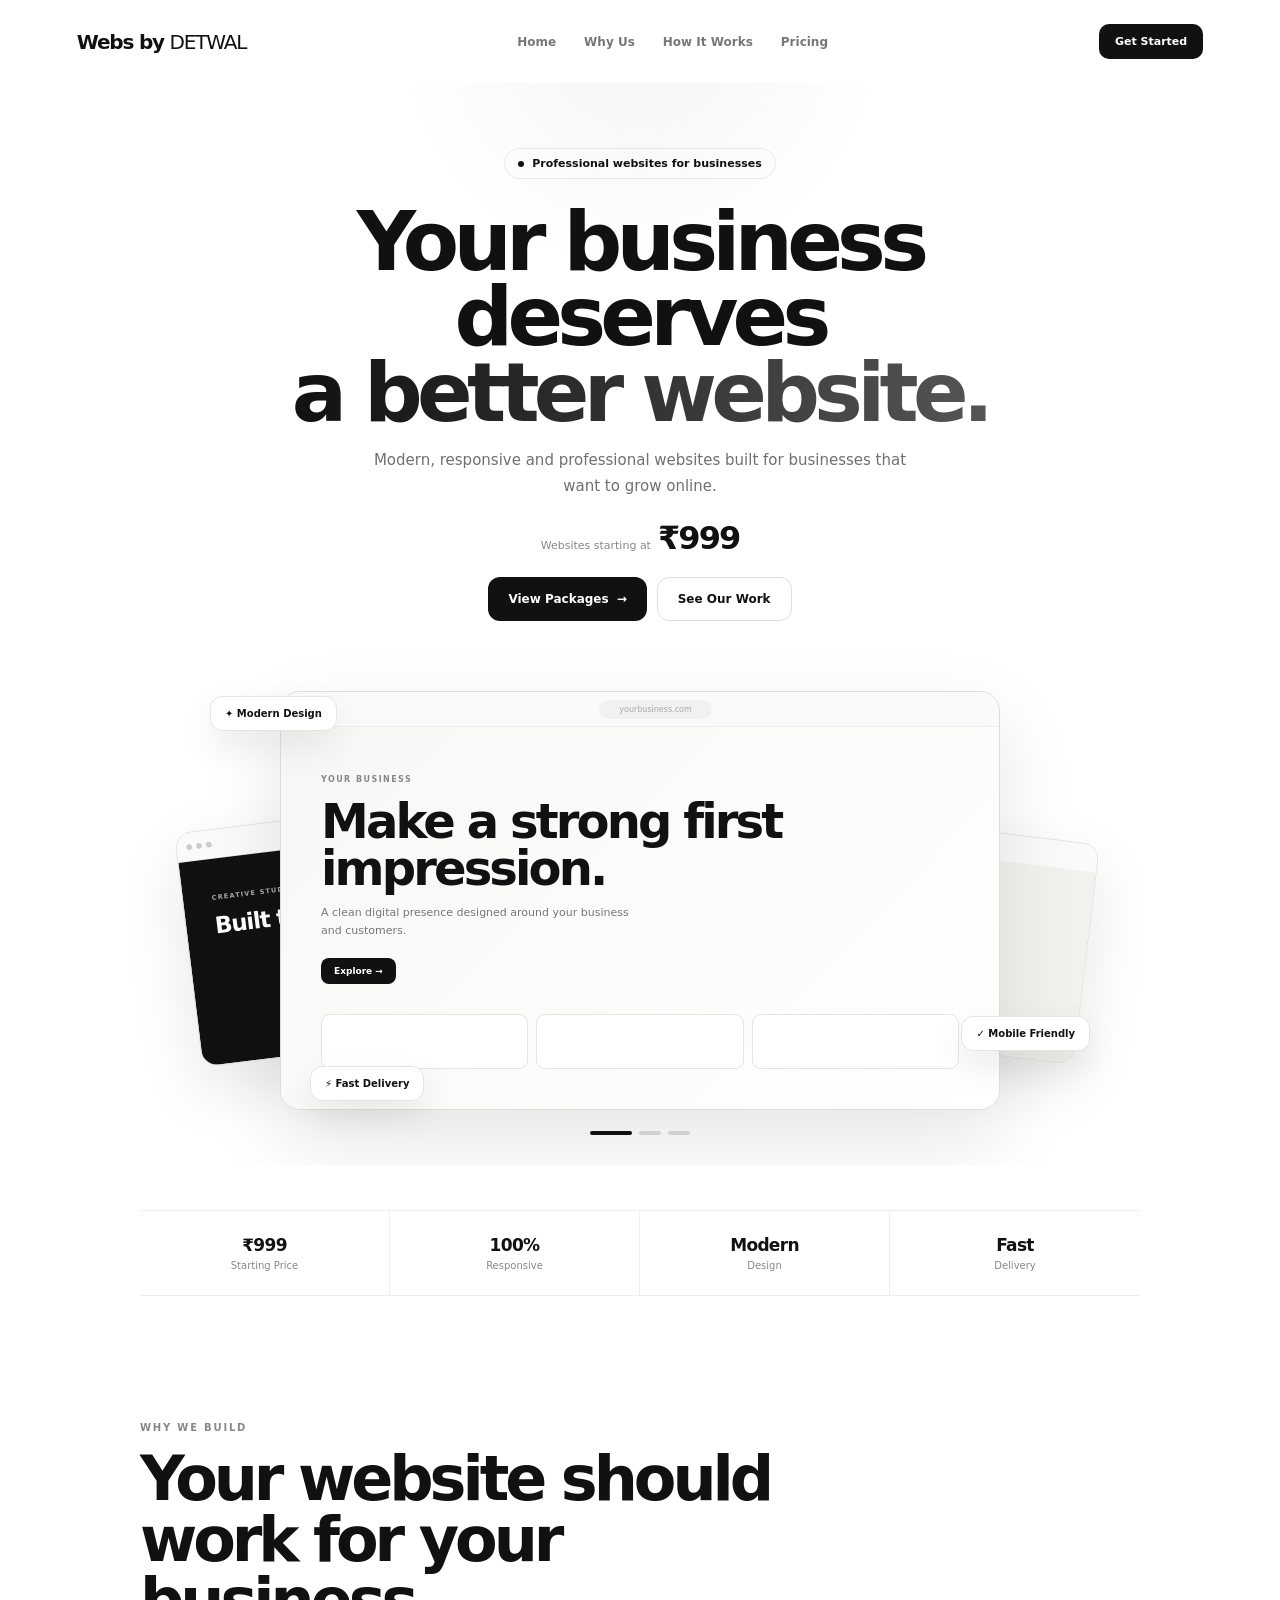
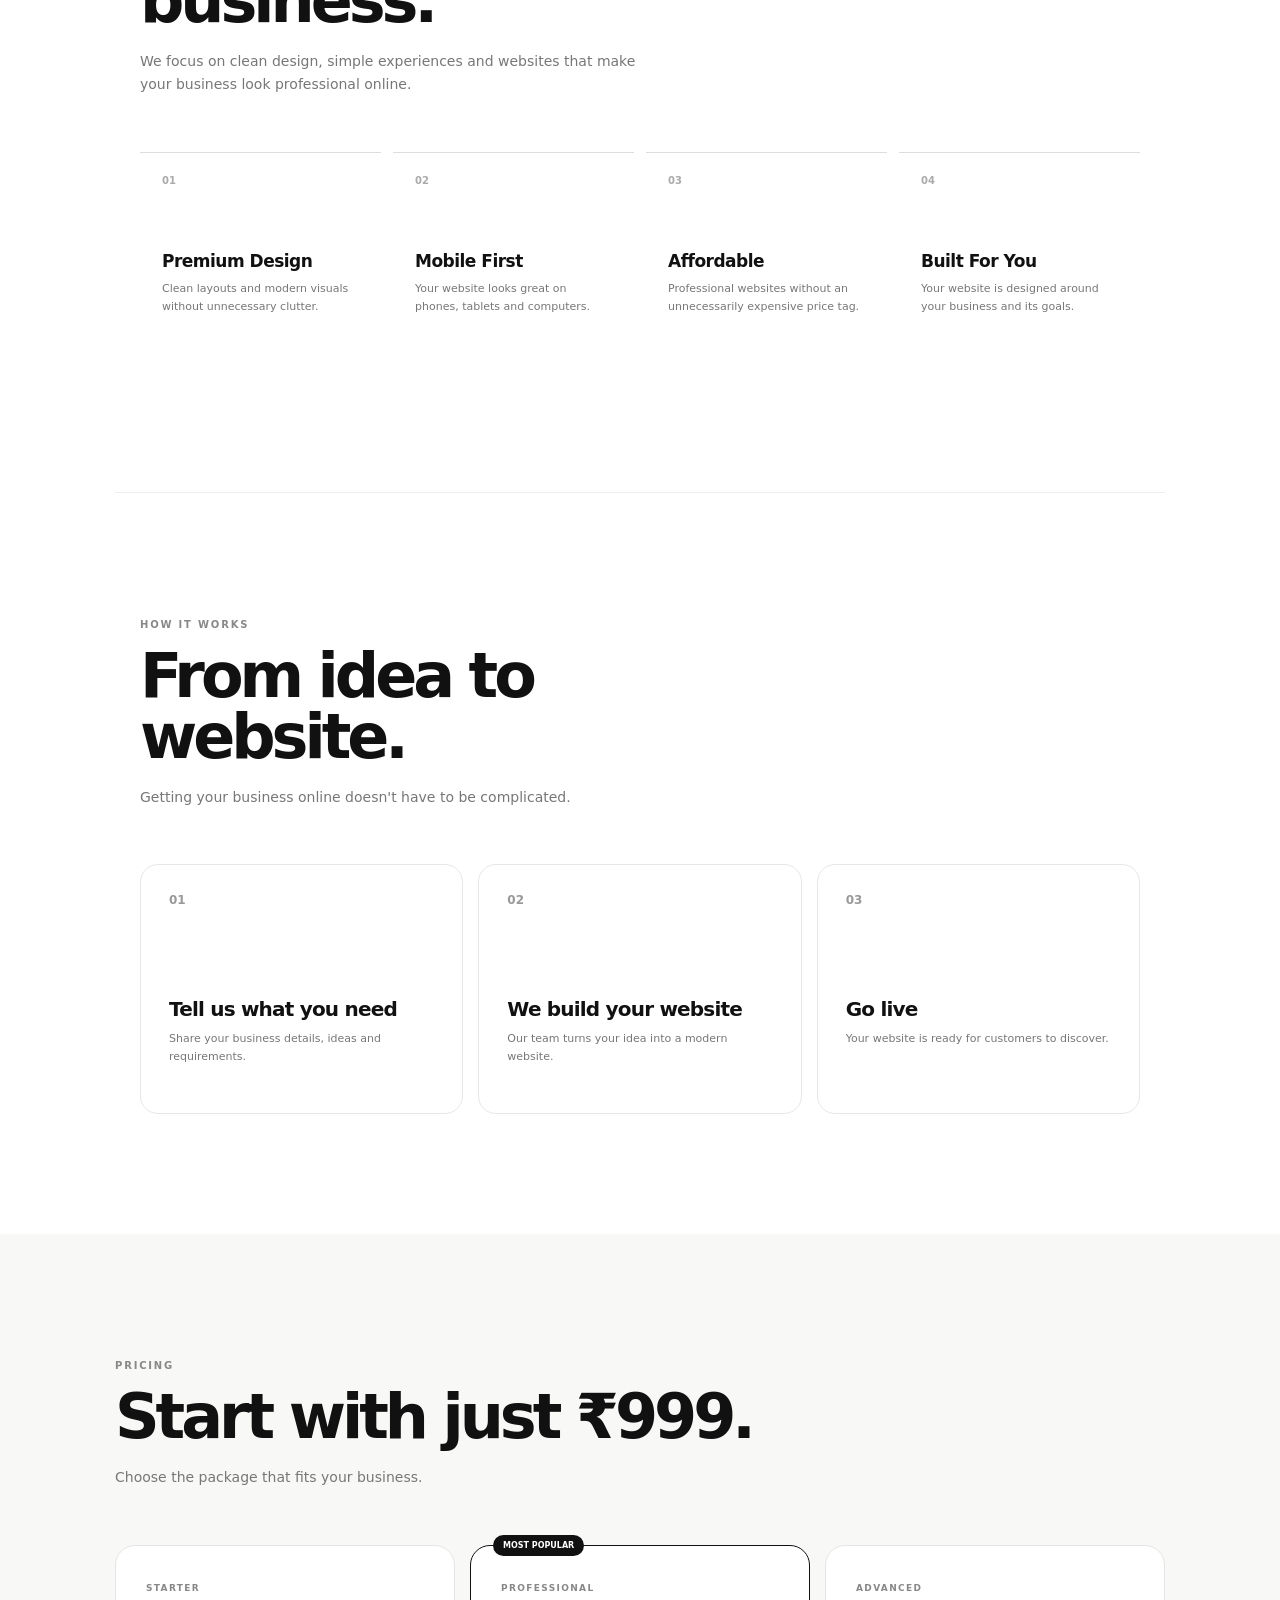
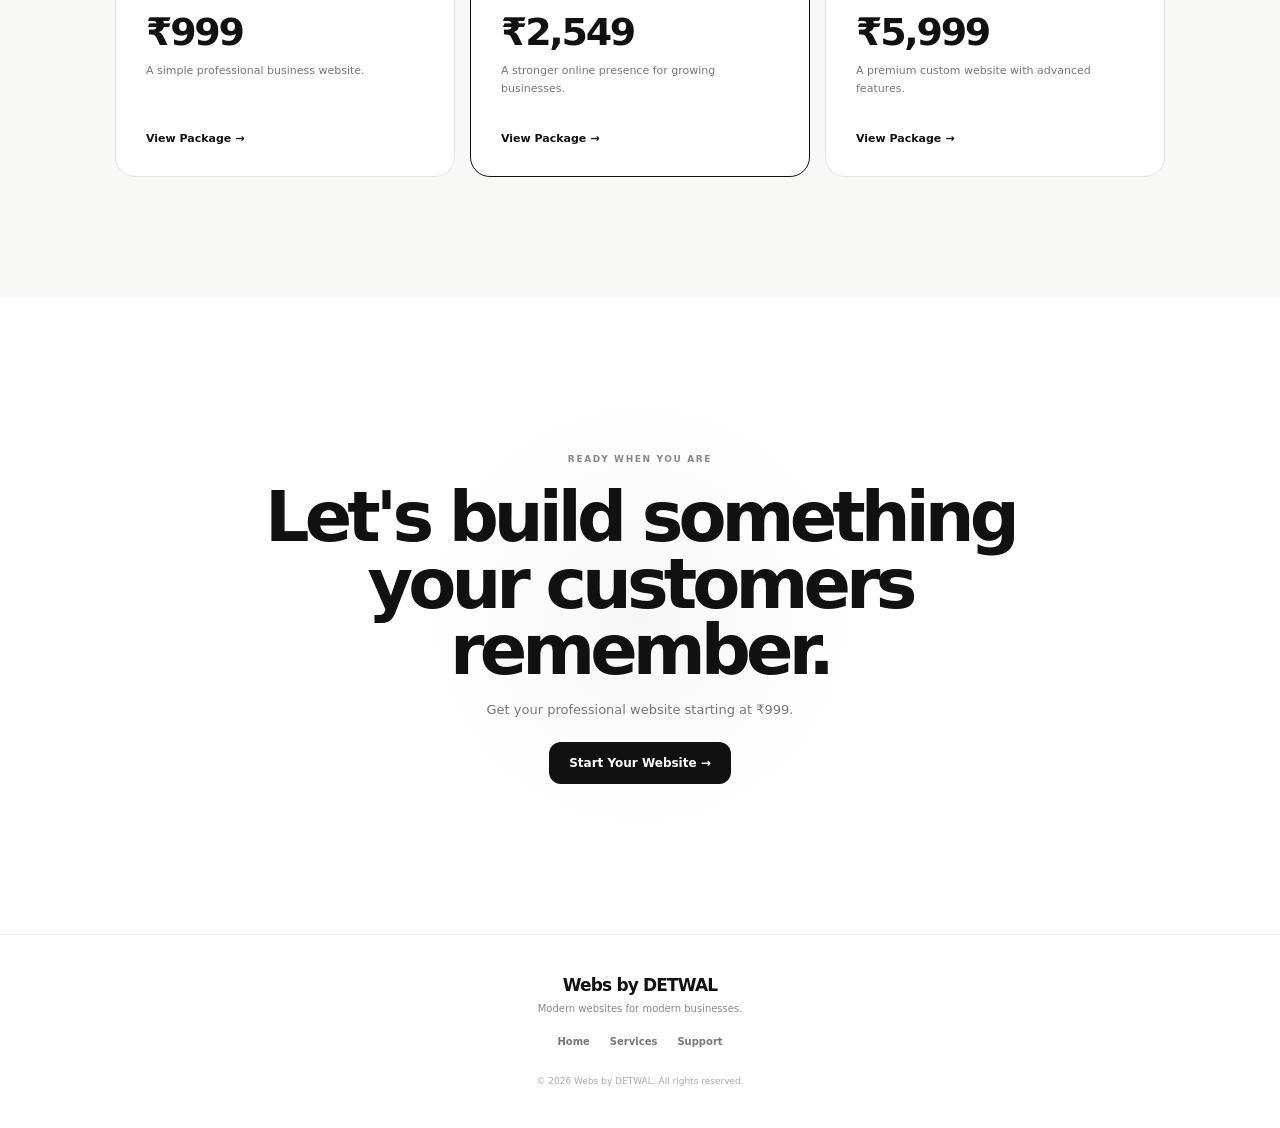
<file: index.html>
<!DOCTYPE html>
<html lang="en">
<head>
    <meta charset="UTF-8">
    <meta name="viewport" content="width=device-width, initial-scale=1.0">

    <meta
        name="description"
        content="Webs by DETWAL creates modern, responsive business websites starting at ₹999."
    >

    <title>Webs by DETWAL — Websites Starting at ₹999</title>

    <link rel="stylesheet" href="style.css">
</head>

<body>

<!-- ================= NAVBAR ================= -->

<header class="navbar">

    <a href="index.html" class="logo">
        Webs by <span>DETWAL</span>
    </a>

    <nav class="nav-links">
        <a href="#home">Home</a>
        <a href="#why-us">Why Us</a>
        <a href="#process">How It Works</a>
        <a href="#pricing">Pricing</a>
    </nav>

    <a href="#start" class="nav-button">
        Get Started
    </a>

</header>


<!-- ================= HERO ================= -->

<main>

<section id="home" class="hero">

    <div class="hero-badge">
        <span class="status-dot"></span>
        Professional websites for businesses
    </div>

    <h1>
        Your business deserves
        <span>a better website.</span>
    </h1>

    <p class="hero-text">
        Modern, responsive and professional websites
        built for businesses that want to grow online.
    </p>

    <div class="hero-price">

        <span class="price-label">
            Websites starting at
        </span>

        <strong>₹999</strong>

    </div>

    <div class="hero-buttons">

        <a href="#pricing" class="primary-button">
            View Packages
            <span>→</span>
        </a>

        <a href="#showcase" class="secondary-button">
            See Our Work
        </a>

    </div>


    <!-- WEBSITE SHOWCASE -->

    <div id="showcase" class="website-showcase">

        <div class="floating-card floating-one">
            ✦ Modern Design
        </div>

        <div class="floating-card floating-two">
            ✓ Mobile Friendly
        </div>

        <div class="floating-card floating-three">
            ⚡ Fast Delivery
        </div>


        <!-- MAIN WEBSITE -->

        <div class="website-preview preview-main">

            <div class="browser-bar">

                <div class="browser-dots">
                    <i></i>
                    <i></i>
                    <i></i>
                </div>

                <div class="browser-address">
                    yourbusiness.com
                </div>

            </div>


            <div class="preview-content">

                <span class="preview-label">
                    YOUR BUSINESS
                </span>

                <h2>
                    Make a strong
                    first impression.
                </h2>

                <p>
                    A clean digital presence designed
                    around your business and customers.
                </p>

                <div class="preview-button">
                    Explore →
                </div>

                <div class="preview-cards">

                    <div></div>
                    <div></div>
                    <div></div>

                </div>

            </div>

        </div>


        <!-- LEFT WEBSITE -->

        <div class="website-preview preview-left">

            <div class="browser-bar">

                <div class="browser-dots">
                    <i></i>
                    <i></i>
                    <i></i>
                </div>

            </div>

            <div class="preview-dark">

                <span>
                    CREATIVE STUDIO
                </span>

                <h2>
                    Built to stand out.
                </h2>

            </div>

        </div>


        <!-- RIGHT WEBSITE -->

        <div class="website-preview preview-right">

            <div class="browser-bar">

                <div class="browser-dots">
                    <i></i>
                    <i></i>
                    <i></i>
                </div>

            </div>

            <div class="preview-light">

                <span>
                    LOCAL BUSINESS
                </span>

                <h2>
                    Simple.
                    Professional.
                </h2>

            </div>

        </div>

    </div>


    <!-- SLIDER INDICATOR -->

    <div class="slider-indicator">

        <span class="indicator active"></span>
        <span class="indicator"></span>
        <span class="indicator"></span>

    </div>

</section>


<!-- ================= TRUST STRIP ================= -->

<section class="trust-strip">

    <div>
        <strong>₹999</strong>
        <span>Starting Price</span>
    </div>

    <div>
        <strong>100%</strong>
        <span>Responsive</span>
    </div>

    <div>
        <strong>Modern</strong>
        <span>Design</span>
    </div>

    <div>
        <strong>Fast</strong>
        <span>Delivery</span>
    </div>

</section>


<!-- ================= WHY US ================= -->

<section id="why-us" class="section">

    <div class="section-heading">

        <span>WHY WE BUILD</span>

        <h2>
            Your website should
            work for your business.
        </h2>

        <p>
            We focus on clean design, simple experiences
            and websites that make your business look
            professional online.
        </p>

    </div>


    <div class="feature-grid">

        <article class="feature-card">

            <div class="feature-number">
                01
            </div>

            <h3>
                Premium Design
            </h3>

            <p>
                Clean layouts and modern visuals
                without unnecessary clutter.
            </p>

        </article>


        <article class="feature-card">

            <div class="feature-number">
                02
            </div>

            <h3>
                Mobile First
            </h3>

            <p>
                Your website looks great on phones,
                tablets and computers.
            </p>

        </article>


        <article class="feature-card">

            <div class="feature-number">
                03
            </div>

            <h3>
                Affordable
            </h3>

            <p>
                Professional websites without
                an unnecessarily expensive price tag.
            </p>

        </article>


        <article class="feature-card">

            <div class="feature-number">
                04
            </div>

            <h3>
                Built For You
            </h3>

            <p>
                Your website is designed around
                your business and its goals.
            </p>

        </article>

    </div>

</section>


<!-- ================= HOW IT WORKS ================= -->

<section id="process" class="section process-section">

    <div class="section-heading">

        <span>HOW IT WORKS</span>

        <h2>
            From idea to website.
        </h2>

        <p>
            Getting your business online doesn't
            have to be complicated.
        </p>

    </div>


    <div class="process-grid">

        <article class="process-card">

            <div class="process-number">
                01
            </div>

            <h3>
                Tell us what you need
            </h3>

            <p>
                Share your business details,
                ideas and requirements.
            </p>

        </article>


        <article class="process-card">

            <div class="process-number">
                02
            </div>

            <h3>
                We build your website
            </h3>

            <p>
                Our team turns your idea into
                a modern website.
            </p>

        </article>


        <article class="process-card">

            <div class="process-number">
                03
            </div>

            <h3>
                Go live
            </h3>

            <p>
                Your website is ready for
                customers to discover.
            </p>

        </article>

    </div>

</section>


<!-- ================= PRICING ================= -->

<section id="pricing" class="pricing-section">

    <div class="section-heading">

        <span>PRICING</span>

        <h2>
            Start with just ₹999.
        </h2>

        <p>
            Choose the package that fits
            your business.
        </p>

    </div>


    <div class="pricing-preview">

        <article class="price-card">

            <span>
                STARTER
            </span>

            <h3>
                ₹999
            </h3>

            <p>
                A simple professional
                business website.
            </p>

            <a href="services.html">
                View Package →
            </a>

        </article>


        <article class="price-card featured">

            <div class="popular">
                MOST POPULAR
            </div>

            <span>
                PROFESSIONAL
            </span>

            <h3>
                ₹2,549
            </h3>

            <p>
                A stronger online presence
                for growing businesses.
            </p>

            <a href="services.html">
                View Package →
            </a>

        </article>


        <article class="price-card">

            <span>
                ADVANCED
            </span>

            <h3>
                ₹5,999
            </h3>

            <p>
                A premium custom website
                with advanced features.
            </p>

            <a href="services.html">
                View Package →
            </a>

        </article>

    </div>

</section>


<!-- ================= FINAL CTA ================= -->

<section id="start" class="final-cta">

    <span>
        READY WHEN YOU ARE
    </span>

    <h2>
        Let's build something
        your customers remember.
    </h2>

    <p>
        Get your professional website
        starting at ₹999.
    </p>

    <a href="support.html" class="primary-button">
        Start Your Website →
    </a>

</section>

</main>


<!-- ================= FOOTER ================= -->

<footer>

    <div class="footer-logo">
        Webs by DETWAL
    </div>

    <p>
        Modern websites for modern businesses.
    </p>

    <div class="footer-links">

        <a href="#home">Home</a>
        <a href="services.html">Services</a>
        <a href="support.html">Support</a>

    </div>

    <small>
        © 2026 Webs by DETWAL. All rights reserved.
    </small>

</footer>


<script src="script.js"></script>

</body>
</html>
</file>
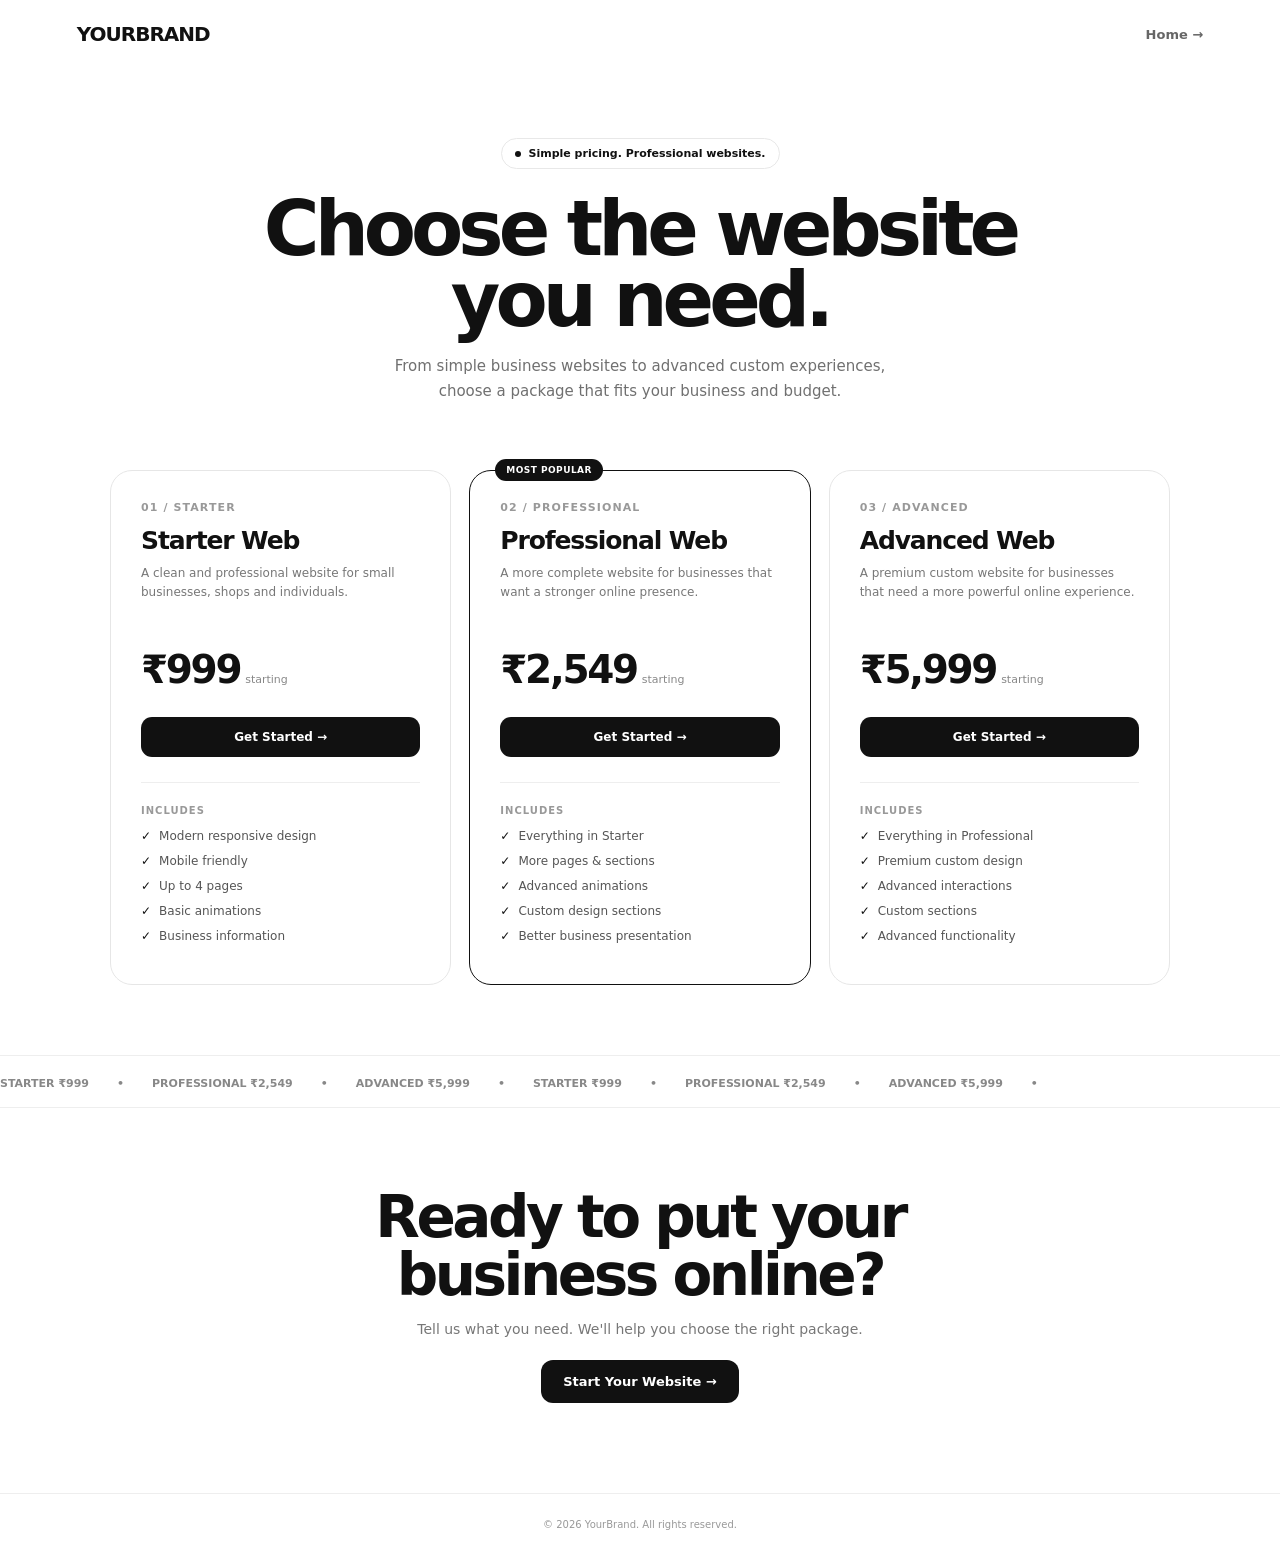
<file: services.html>
<!DOCTYPE html>
<html lang="en">
<head>
<meta charset="UTF-8">
<meta name="viewport" content="width=device-width, initial-scale=1.0">
<meta name="description" content="Affordable professional website packages starting at ₹999.">
<title>Services | Website Development</title>

<style>
*{
  margin:0;
  padding:0;
  box-sizing:border-box;
}

html{
  scroll-behavior:smooth;
}

body{
  font-family:Inter,ui-sans-serif,system-ui,-apple-system,BlinkMacSystemFont,"Segoe UI",sans-serif;
  background:#fff;
  color:#111;
  overflow-x:hidden;
}

a{
  text-decoration:none;
  color:inherit;
}

/* NAVBAR */

nav{
  width:100%;
  padding:22px 6%;
  display:flex;
  align-items:center;
  justify-content:space-between;
  position:relative;
  z-index:20;
  animation:fadeDown .7s ease;
}

.logo{
  font-size:20px;
  font-weight:900;
  letter-spacing:-.05em;
}

.nav-link{
  font-size:13px;
  font-weight:700;
  color:#666;
  transition:.25s;
}

.nav-link:hover{
  color:#111;
}

/* HERO */

.hero{
  text-align:center;
  padding:70px 20px 45px;
}

.badge{
  display:inline-flex;
  align-items:center;
  gap:8px;
  padding:8px 13px;
  border:1px solid #e8e8e8;
  border-radius:999px;
  font-size:11px;
  font-weight:800;
  animation:fadeUp .7s ease;
}

.badge span{
  width:6px;
  height:6px;
  border-radius:50%;
  background:#111;
  animation:pulse 1.5s infinite;
}

.hero h1{
  font-size:clamp(45px,9vw,76px);
  line-height:.94;
  letter-spacing:-.065em;
  max-width:800px;
  margin:24px auto 18px;
  animation:fadeUp .8s .1s both;
}

.hero h1 span{
  display:inline-block;
  animation:float 3s ease-in-out infinite;
}

.hero p{
  max-width:540px;
  margin:auto;
  color:#707070;
  font-size:15px;
  line-height:1.7;
  animation:fadeUp .8s .2s both;
}

/* PRICING */

.pricing{
  max-width:1100px;
  margin:20px auto 70px;
  padding:0 20px;
  display:grid;
  grid-template-columns:repeat(3,1fr);
  gap:18px;
}

.card{
  position:relative;
  border:1px solid #e6e6e6;
  border-radius:22px;
  padding:30px;
  background:#fff;
  transition:.4s ease;
  animation:fadeUp .8s both;
}

.card:nth-child(1){
  animation-delay:.15s;
}

.card:nth-child(2){
  animation-delay:.25s;
}

.card:nth-child(3){
  animation-delay:.35s;
}

.card:hover{
  transform:translateY(-10px);
  box-shadow:0 25px 55px rgba(0,0,0,.09);
}

.card.popular{
  border:1.5px solid #111;
  transform:translateY(-8px);
}

.card.popular:hover{
  transform:translateY(-16px);
}

.popular-badge{
  position:absolute;
  top:-12px;
  left:25px;
  background:#111;
  color:#fff;
  padding:6px 11px;
  border-radius:999px;
  font-size:9px;
  font-weight:900;
  letter-spacing:.05em;
}

.card-number{
  font-size:11px;
  color:#999;
  font-weight:800;
  letter-spacing:.1em;
  text-transform:uppercase;
}

.card h2{
  font-size:25px;
  letter-spacing:-.045em;
  margin-top:12px;
}

.card-description{
  color:#777;
  font-size:12px;
  line-height:1.6;
  margin-top:9px;
  min-height:58px;
}

.price{
  margin:25px 0;
  display:flex;
  align-items:baseline;
  gap:5px;
}

.price strong{
  font-size:39px;
  letter-spacing:-.06em;
}

.price small{
  color:#888;
  font-size:11px;
}

.card-button{
  display:block;
  width:100%;
  text-align:center;
  background:#111;
  color:#fff;
  padding:13px;
  border-radius:11px;
  font-size:12px;
  font-weight:800;
  transition:.3s;
}

.card-button:hover{
  transform:translateY(-2px);
  box-shadow:0 10px 25px #0002;
}

.features{
  margin-top:25px;
  padding-top:22px;
  border-top:1px solid #eee;
}

.features-title{
  font-size:10px;
  color:#999;
  font-weight:800;
  text-transform:uppercase;
  letter-spacing:.1em;
  margin-bottom:13px;
}

.features li{
  list-style:none;
  display:flex;
  gap:8px;
  font-size:12px;
  color:#555;
  margin:11px 0;
}

.features li::before{
  content:"✓";
  color:#111;
  font-weight:900;
}

/* MOVING STRIP */

.marquee{
  border-top:1px solid #eee;
  border-bottom:1px solid #eee;
  overflow:hidden;
  white-space:nowrap;
  padding:16px 0;
}

.track{
  display:inline-flex;
  align-items:center;
  gap:28px;
  animation:scroll 14s linear infinite;
}

.track span{
  font-size:11px;
  font-weight:900;
  color:#888;
}

/* BOTTOM CTA */

.cta{
  text-align:center;
  padding:80px 20px 90px;
}

.cta h2{
  font-size:clamp(35px,7vw,58px);
  letter-spacing:-.06em;
  line-height:1;
  max-width:650px;
  margin:auto;
  animation:fadeUp .8s ease;
}

.cta p{
  color:#777;
  font-size:14px;
  margin:17px auto 23px;
}

.cta-button{
  display:inline-flex;
  background:#111;
  color:#fff;
  padding:14px 22px;
  border-radius:12px;
  font-size:13px;
  font-weight:800;
  transition:.3s;
}

.cta-button:hover{
  transform:translateY(-4px);
  box-shadow:0 15px 30px #0002;
}

footer{
  text-align:center;
  padding:25px;
  border-top:1px solid #eee;
  color:#999;
  font-size:10px;
}

/* ANIMATIONS */

@keyframes fadeUp{
  from{
    opacity:0;
    transform:translateY(25px);
  }
  to{
    opacity:1;
    transform:none;
  }
}

@keyframes fadeDown{
  from{
    opacity:0;
    transform:translateY(-15px);
  }
  to{
    opacity:1;
    transform:none;
  }
}

@keyframes pulse{
  50%{
    opacity:.3;
    transform:scale(.7);
  }
}

@keyframes float{
  0%,100%{
    transform:translateY(0);
  }
  50%{
    transform:translateY(-5px);
  }
}

@keyframes scroll{
  to{
    transform:translateX(-50%);
  }
}

/* MOBILE */

@media(max-width:800px){

  .pricing{
    grid-template-columns:1fr;
    max-width:500px;
  }

  .card.popular{
    transform:none;
  }

  .card.popular:hover{
    transform:translateY(-10px);
  }

  .hero{
    padding-top:45px;
  }
}

@media(prefers-reduced-motion:reduce){

  *{
    animation:none!important;
    transition:none!important;
  }
}
</style>
</head>

<body>

<!-- NAVIGATION -->

<nav>

  <div class="logo">
    YOURBRAND
  </div>

  <a class="nav-link" href="index.html">
    Home →
  </a>

</nav>


<!-- HERO -->

<section class="hero">

  <div class="badge">
    <span></span>
    Simple pricing. Professional websites.
  </div>

  <h1>
    Choose the website<br>
    <span>you need.</span>
  </h1>

  <p>
    From simple business websites to advanced custom experiences,
    choose a package that fits your business and budget.
  </p>

</section>


<!-- PRICING -->

<section class="pricing">


  <!-- ₹999 -->

  <article class="card">

    <div class="card-number">
      01 / Starter
    </div>

    <h2>
      Starter Web
    </h2>

    <p class="card-description">
      A clean and professional website for small businesses,
      shops and individuals.
    </p>

    <div class="price">
      <strong>₹999</strong>
      <small>starting</small>
    </div>

    <a href="support.html" class="card-button">
      Get Started →
    </a>

    <div class="features">

      <div class="features-title">
        Includes
      </div>

      <ul>
        <li>Modern responsive design</li>
        <li>Mobile friendly</li>
        <li>Up to 4 pages</li>
        <li>Basic animations</li>
        <li>Business information</li>
      </ul>

    </div>

  </article>


  <!-- ₹2549 -->

  <article class="card popular">

    <div class="popular-badge">
      MOST POPULAR
    </div>

    <div class="card-number">
      02 / Professional
    </div>

    <h2>
      Professional Web
    </h2>

    <p class="card-description">
      A more complete website for businesses that want
      a stronger online presence.
    </p>

    <div class="price">
      <strong>₹2,549</strong>
      <small>starting</small>
    </div>

    <a href="support.html" class="card-button">
      Get Started →
    </a>

    <div class="features">

      <div class="features-title">
        Includes
      </div>

      <ul>
        <li>Everything in Starter</li>
        <li>More pages & sections</li>
        <li>Advanced animations</li>
        <li>Custom design sections</li>
        <li>Better business presentation</li>
      </ul>

    </div>

  </article>


  <!-- ₹5999 -->

  <article class="card">

    <div class="card-number">
      03 / Advanced
    </div>

    <h2>
      Advanced Web
    </h2>

    <p class="card-description">
      A premium custom website for businesses that
      need a more powerful online experience.
    </p>

    <div class="price">
      <strong>₹5,999</strong>
      <small>starting</small>
    </div>

    <a href="support.html" class="card-button">
      Get Started →
    </a>

    <div class="features">

      <div class="features-title">
        Includes
      </div>

      <ul>
        <li>Everything in Professional</li>
        <li>Premium custom design</li>
        <li>Advanced interactions</li>
        <li>Custom sections</li>
        <li>Advanced functionality</li>
      </ul>

    </div>

  </article>

</section>


<!-- MOVING TEXT -->

<div class="marquee">

  <div class="track">

    <span>STARTER ₹999</span>
    <span>•</span>

    <span>PROFESSIONAL ₹2,549</span>
    <span>•</span>

    <span>ADVANCED ₹5,999</span>
    <span>•</span>

    <span>STARTER ₹999</span>
    <span>•</span>

    <span>PROFESSIONAL ₹2,549</span>
    <span>•</span>

    <span>ADVANCED ₹5,999</span>
    <span>•</span>

  </div>

</div>


<!-- CTA -->

<section class="cta">

  <h2>
    Ready to put your business online?
  </h2>

  <p>
    Tell us what you need. We'll help you choose the right package.
  </p>

  <a href="support.html" class="cta-button">
    Start Your Website →
  </a>

</section>


<footer>
  © 2026 YourBrand. All rights reserved.
</footer>


</body>
</html>
</file>
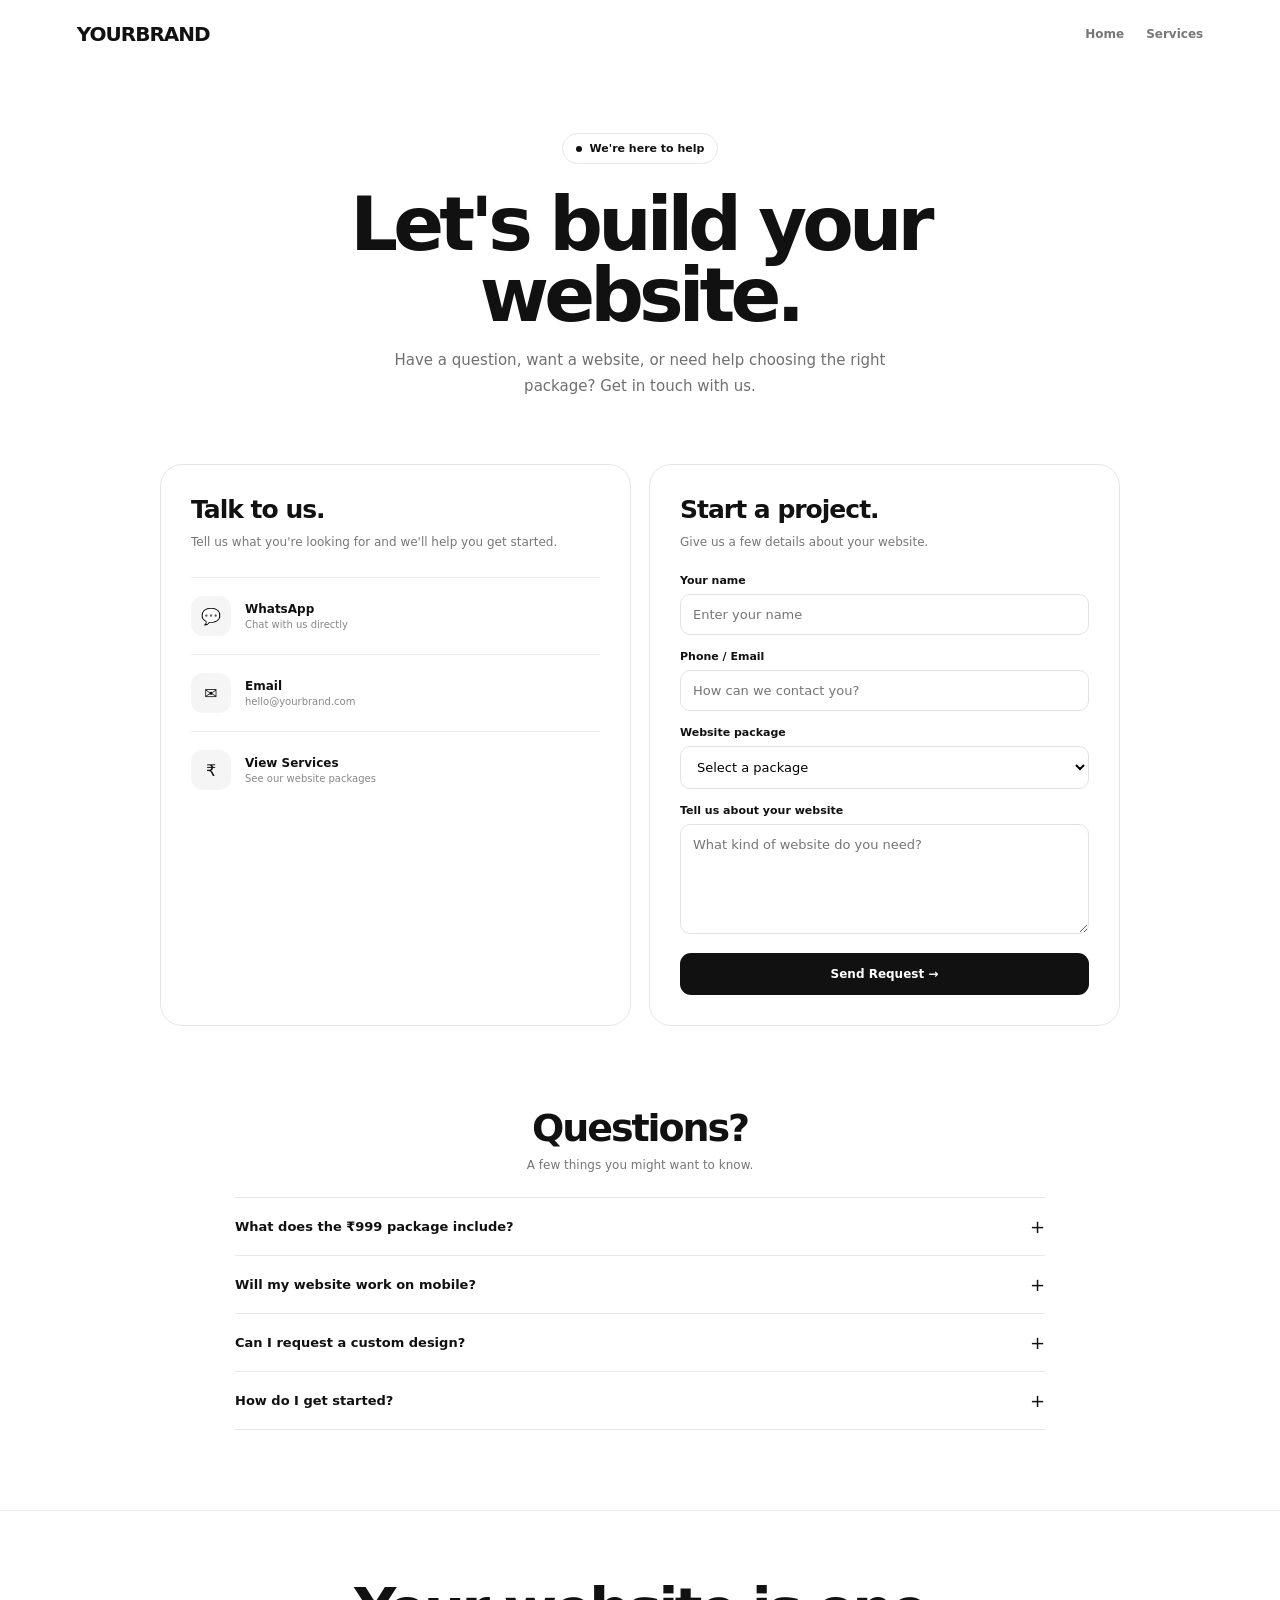
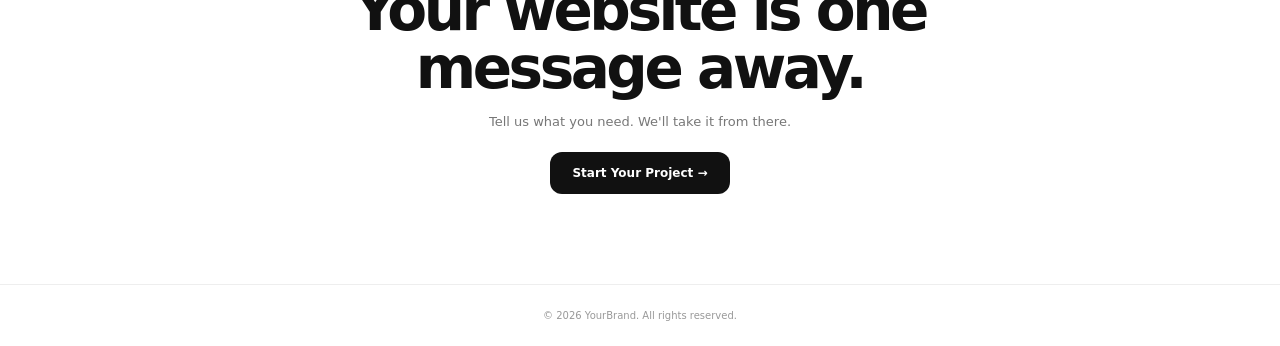
<file: support.html>
<!DOCTYPE html>
<html lang="en">
<head>
<meta charset="UTF-8">
<meta name="viewport" content="width=device-width, initial-scale=1.0">
<meta name="description" content="Contact us for professional websites starting at ₹999.">
<title>Support | YourBrand</title>

<style>
*{
  margin:0;
  padding:0;
  box-sizing:border-box;
}

html{
  scroll-behavior:smooth;
}

body{
  font-family:Inter,ui-sans-serif,system-ui,-apple-system,BlinkMacSystemFont,"Segoe UI",sans-serif;
  background:#fff;
  color:#111;
  overflow-x:hidden;
}

a{
  text-decoration:none;
  color:inherit;
}

/* NAVIGATION */

nav{
  padding:22px 6%;
  display:flex;
  justify-content:space-between;
  align-items:center;
  animation:fadeDown .7s ease;
}

.logo{
  font-size:20px;
  font-weight:900;
  letter-spacing:-.05em;
}

.nav-links{
  display:flex;
  gap:22px;
}

.nav-links a{
  font-size:12px;
  font-weight:700;
  color:#777;
  transition:.25s;
}

.nav-links a:hover{
  color:#111;
}


/* HERO */

.hero{
  text-align:center;
  padding:65px 20px 45px;
}

.badge{
  display:inline-flex;
  align-items:center;
  gap:8px;
  padding:8px 13px;
  border:1px solid #e7e7e7;
  border-radius:999px;
  font-size:11px;
  font-weight:800;
  animation:fadeUp .7s ease;
}

.badge span{
  width:6px;
  height:6px;
  border-radius:50%;
  background:#111;
  animation:pulse 1.5s infinite;
}

.hero h1{
  font-size:clamp(45px,9vw,75px);
  line-height:.94;
  letter-spacing:-.065em;
  max-width:750px;
  margin:25px auto 18px;
  animation:fadeUp .8s .1s both;
}

.hero h1 span{
  display:inline-block;
  animation:float 3s ease-in-out infinite;
}

.hero p{
  max-width:520px;
  margin:auto;
  color:#707070;
  font-size:15px;
  line-height:1.7;
  animation:fadeUp .8s .2s both;
}


/* SUPPORT GRID */

.support{
  max-width:1000px;
  margin:20px auto 80px;
  padding:0 20px;
  display:grid;
  grid-template-columns:1fr 1fr;
  gap:18px;
}


/* CONTACT CARD */

.contact-card{
  border:1px solid #e6e6e6;
  border-radius:22px;
  padding:30px;
  animation:fadeUp .8s .25s both;
  transition:.35s;
}

.contact-card:hover{
  transform:translateY(-7px);
  box-shadow:0 20px 50px rgba(0,0,0,.07);
}

.contact-card h2{
  font-size:25px;
  letter-spacing:-.04em;
}

.contact-card>p{
  color:#777;
  font-size:12px;
  line-height:1.6;
  margin:9px 0 25px;
}


/* CONTACT OPTIONS */

.option{
  display:flex;
  align-items:center;
  gap:14px;
  border-top:1px solid #eee;
  padding:18px 0;
}

.icon{
  width:40px;
  height:40px;
  border-radius:12px;
  background:#f5f5f5;
  display:flex;
  justify-content:center;
  align-items:center;
  font-size:16px;
  flex-shrink:0;
}

.option strong{
  display:block;
  font-size:12px;
}

.option small{
  display:block;
  color:#888;
  font-size:10px;
  margin-top:3px;
}


/* FORM */

.form-card{
  border:1px solid #e6e6e6;
  border-radius:22px;
  padding:30px;
  animation:fadeUp .8s .35s both;
}

.form-card h2{
  font-size:25px;
  letter-spacing:-.04em;
}

.form-card>p{
  color:#777;
  font-size:12px;
  line-height:1.6;
  margin:9px 0 22px;
}

label{
  display:block;
  font-size:11px;
  font-weight:800;
  margin-bottom:7px;
}

input,
select,
textarea{
  width:100%;
  border:1px solid #e2e2e2;
  border-radius:10px;
  padding:12px;
  font-family:inherit;
  font-size:13px;
  outline:none;
  margin-bottom:15px;
  background:#fff;
  transition:.25s;
}

input:focus,
select:focus,
textarea:focus{
  border-color:#111;
  box-shadow:0 0 0 3px #1111110a;
}

textarea{
  min-height:110px;
  resize:vertical;
}

button{
  width:100%;
  border:0;
  border-radius:11px;
  padding:14px;
  background:#111;
  color:#fff;
  font-family:inherit;
  font-size:12px;
  font-weight:800;
  cursor:pointer;
  transition:.3s;
}

button:hover{
  transform:translateY(-3px);
  box-shadow:0 12px 25px #0002;
}


/* FAQ */

.faq{
  max-width:850px;
  margin:0 auto 80px;
  padding:0 20px;
  animation:fadeUp .8s .4s both;
}

.faq-title{
  text-align:center;
  margin-bottom:25px;
}

.faq-title h2{
  font-size:38px;
  letter-spacing:-.055em;
}

.faq-title p{
  color:#777;
  font-size:12px;
  margin-top:8px;
}

details{
  border-top:1px solid #e8e8e8;
  padding:18px 0;
}

details:last-child{
  border-bottom:1px solid #e8e8e8;
}

summary{
  cursor:pointer;
  list-style:none;
  display:flex;
  justify-content:space-between;
  align-items:center;
  font-size:13px;
  font-weight:800;
}

summary::-webkit-details-marker{
  display:none;
}

summary::after{
  content:"+";
  font-size:18px;
  font-weight:400;
  transition:.25s;
}

details[open] summary::after{
  transform:rotate(45deg);
}

details p{
  color:#777;
  font-size:12px;
  line-height:1.7;
  padding-top:12px;
  max-width:700px;
}


/* CTA */

.cta{
  text-align:center;
  padding:70px 20px 90px;
  border-top:1px solid #eee;
}

.cta h2{
  font-size:clamp(35px,7vw,58px);
  line-height:1;
  letter-spacing:-.06em;
  max-width:650px;
  margin:auto;
}

.cta p{
  color:#777;
  font-size:13px;
  margin:17px 0 23px;
}

.cta a{
  display:inline-flex;
  background:#111;
  color:#fff;
  padding:14px 22px;
  border-radius:12px;
  font-size:12px;
  font-weight:800;
  transition:.3s;
}

.cta a:hover{
  transform:translateY(-4px);
  box-shadow:0 15px 30px #0002;
}


/* FOOTER */

footer{
  text-align:center;
  border-top:1px solid #eee;
  padding:25px;
  color:#999;
  font-size:10px;
}


/* ANIMATIONS */

@keyframes fadeUp{
  from{
    opacity:0;
    transform:translateY(25px);
  }
  to{
    opacity:1;
    transform:none;
  }
}

@keyframes fadeDown{
  from{
    opacity:0;
    transform:translateY(-15px);
  }
  to{
    opacity:1;
    transform:none;
  }
}

@keyframes pulse{
  50%{
    opacity:.3;
    transform:scale(.7);
  }
}

@keyframes float{
  0%,100%{
    transform:translateY(0);
  }
  50%{
    transform:translateY(-5px);
  }
}


/* MOBILE */

@media(max-width:750px){

  .nav-links{
    gap:12px;
  }

  .nav-links a{
    font-size:10px;
  }

  .support{
    grid-template-columns:1fr;
    max-width:550px;
  }

  .hero{
    padding-top:45px;
  }
}

@media(max-width:450px){

  nav{
    padding:18px 5%;
  }

  .logo{
    font-size:17px;
  }

  .nav-links{
    gap:10px;
  }

  .contact-card,
  .form-card{
    padding:23px;
  }
}

@media(prefers-reduced-motion:reduce){

  *{
    animation:none!important;
    transition:none!important;
  }
}
</style>
</head>


<body>


<!-- NAVIGATION -->

<nav>

  <div class="logo">
    YOURBRAND
  </div>

  <div class="nav-links">

    <a href="index.html">
      Home
    </a>

    <a href="services.html">
      Services
    </a>

  </div>

</nav>


<!-- HERO -->

<section class="hero">

  <div class="badge">
    <span></span>
    We're here to help
  </div>

  <h1>
    Let's build your<br>
    <span>website.</span>
  </h1>

  <p>
    Have a question, want a website, or need help choosing
    the right package? Get in touch with us.
  </p>

</section>


<!-- SUPPORT -->

<section class="support">


  <!-- CONTACT -->

  <div class="contact-card">

    <h2>
      Talk to us.
    </h2>

    <p>
      Tell us what you're looking for and we'll help
      you get started.
    </p>


    <a href="https://wa.me/919999999999" class="option">

      <div class="icon">
        💬
      </div>

      <div>
        <strong>WhatsApp</strong>
        <small>Chat with us directly</small>
      </div>

    </a>


    <a href="mailto:hello@yourbrand.com" class="option">

      <div class="icon">
        ✉
      </div>

      <div>
        <strong>Email</strong>
        <small>hello@yourbrand.com</small>
      </div>

    </a>


    <a href="services.html" class="option">

      <div class="icon">
        ₹
      </div>

      <div>
        <strong>View Services</strong>
        <small>See our website packages</small>
      </div>

    </a>

  </div>


  <!-- FORM -->

  <div class="form-card">

    <h2>
      Start a project.
    </h2>

    <p>
      Give us a few details about your website.
    </p>


    <form id="contactForm">

      <label for="name">
        Your name
      </label>

      <input
        id="name"
        type="text"
        placeholder="Enter your name"
        required
      >


      <label for="contact">
        Phone / Email
      </label>

      <input
        id="contact"
        type="text"
        placeholder="How can we contact you?"
        required
      >


      <label for="package">
        Website package
      </label>

      <select id="package" required>

        <option value="">
          Select a package
        </option>

        <option>
          Starter Web — ₹999
        </option>

        <option>
          Professional Web — ₹2,549
        </option>

        <option>
          Advanced Web — ₹5,999
        </option>

        <option>
          Not sure yet
        </option>

      </select>


      <label for="message">
        Tell us about your website
      </label>

      <textarea
        id="message"
        placeholder="What kind of website do you need?"
        required
      ></textarea>


      <button type="submit">
        Send Request →
      </button>

    </form>

  </div>

</section>


<!-- FAQ -->

<section class="faq">

  <div class="faq-title">

    <h2>
      Questions?
    </h2>

    <p>
      A few things you might want to know.
    </p>

  </div>


  <details>

    <summary>
      What does the ₹999 package include?
    </summary>

    <p>
      The Starter package is designed for a simple,
      professional and responsive business website.
      Exact requirements can be discussed before starting.
    </p>

  </details>


  <details>

    <summary>
      Will my website work on mobile?
    </summary>

    <p>
      Yes. Our websites are designed to work across
      phones, tablets and desktop screens.
    </p>

  </details>


  <details>

    <summary>
      Can I request a custom design?
    </summary>

    <p>
      Yes. Custom design requirements can be discussed
      depending on the package you choose.
    </p>

  </details>


  <details>

    <summary>
      How do I get started?
    </summary>

    <p>
      Simply send us your requirements through the
      contact form or WhatsApp and we'll guide you
      through the next steps.
    </p>

  </details>

</section>


<!-- CTA -->

<section class="cta">

  <h2>
    Your website is one message away.
  </h2>

  <p>
    Tell us what you need. We'll take it from there.
  </p>

  <a href="#contactForm">
    Start Your Project →
  </a>

</section>


<!-- FOOTER -->

<footer>
  © 2026 YourBrand. All rights reserved.
</footer>


<script>

const form = document.getElementById("contactForm");

form.addEventListener("submit", function(event){

  event.preventDefault();

  const name =
    document.getElementById("name").value.trim();

  const contact =
    document.getElementById("contact").value.trim();

  const selectedPackage =
    document.getElementById("package").value;

  const message =
    document.getElementById("message").value.trim();


  if(!name || !contact || !selectedPackage || !message){

    alert("Please fill in all fields.");

    return;
  }


  alert(
    "Thanks " + name +
    "! Your request has been received. " +
    "We'll contact you soon."
  );


  form.reset();

});

</script>

</body>
</html>
</file>
<file: style.css>
/* =========================
   RESET
========================= */

*{
    margin:0;
    padding:0;
    box-sizing:border-box;
}

html{
    scroll-behavior:smooth;
}

body{
    font-family:
    Inter,
    ui-sans-serif,
    system-ui,
    -apple-system,
    BlinkMacSystemFont,
    "Segoe UI",
    sans-serif;

    color:#111;
    background:#fff;
    overflow-x:hidden;
}

a{
    text-decoration:none;
    color:inherit;
}

::selection{
    background:#111;
    color:#fff;
}


/* =========================
   NAVBAR
========================= */

.navbar{
    position:relative;
    z-index:50;

    width:100%;
    padding:24px 6%;

    display:flex;
    align-items:center;
    justify-content:space-between;

    animation:fadeDown .7s ease both;
}

.logo{
    font-size:20px;
    font-weight:900;
    letter-spacing:-.06em;
}

.logo span{
    font-weight:500;
}

.nav-links{
    display:flex;
    gap:28px;
}

.nav-links a{
    position:relative;

    color:#777;
    font-size:12px;
    font-weight:700;

    transition:.25s;
}

.nav-links a::after{
    content:"";

    position:absolute;
    left:0;
    bottom:-6px;

    width:0;
    height:1px;

    background:#111;

    transition:.3s;
}

.nav-links a:hover{
    color:#111;
}

.nav-links a:hover::after{
    width:100%;
}

.nav-button{
    padding:11px 16px;

    border-radius:10px;

    background:#111;
    color:#fff;

    font-size:11px;
    font-weight:800;

    transition:.3s;
}

.nav-button:hover{
    transform:translateY(-3px);
    box-shadow:0 10px 25px #0002;
}


/* =========================
   HERO
========================= */

.hero{
    position:relative;

    text-align:center;

    padding:65px 20px 30px;

    overflow:hidden;
}

.hero::before{
    content:"";

    position:absolute;

    width:500px;
    height:500px;

    top:-300px;
    left:50%;

    transform:translateX(-50%);

    background:radial-gradient(
        circle,
        rgba(0,0,0,.045),
        transparent 70%
    );

    pointer-events:none;
}

.hero-badge{
    position:relative;

    display:inline-flex;
    align-items:center;
    gap:8px;

    padding:8px 13px;

    border:1px solid #e8e8e8;
    border-radius:999px;

    font-size:11px;
    font-weight:800;

    animation:fadeUp .7s ease both;
}

.status-dot{
    width:6px;
    height:6px;

    border-radius:50%;

    background:#111;

    animation:pulse 1.5s infinite;
}

.hero h1{
    position:relative;

    max-width:900px;

    margin:25px auto 18px;

    font-size:clamp(45px,9vw,82px);

    line-height:.92;

    letter-spacing:-.07em;

    animation:fadeUp .8s .1s both;
}

.hero h1 span{
    display:inline-block;

    background:linear-gradient(
        90deg,
        #111,
        #555,
        #111
    );

    background-size:200% auto;

    color:transparent;
    background-clip:text;
    -webkit-background-clip:text;

    animation:
        gradientMove 4s linear infinite,
        float 3s ease-in-out infinite;
}

.hero-text{
    position:relative;

    max-width:550px;

    margin:auto;

    color:#707070;

    font-size:15px;

    line-height:1.7;

    animation:fadeUp .8s .2s both;
}

.hero-price{
    position:relative;

    display:flex;
    align-items:baseline;
    justify-content:center;
    gap:7px;

    margin-top:20px;

    animation:fadeUp .8s .3s both;
}

.price-label{
    color:#888;
    font-size:11px;
}

.hero-price strong{
    font-size:32px;
    letter-spacing:-.06em;
}

.hero-buttons{
    position:relative;

    display:flex;
    justify-content:center;
    gap:10px;

    margin-top:20px;

    animation:fadeUp .8s .4s both;
}

.primary-button,
.secondary-button{
    display:inline-flex;
    align-items:center;
    justify-content:center;
    gap:8px;

    padding:14px 20px;

    border-radius:12px;

    font-size:12px;
    font-weight:800;

    transition:.3s;
}

.primary-button{
    background:#111;
    color:#fff;
}

.secondary-button{
    border:1px solid #ddd;
    background:#fff;
}

.primary-button:hover{
    transform:translateY(-4px);
    box-shadow:0 15px 30px #0002;
}

.secondary-button:hover{
    transform:translateY(-4px);
    border-color:#111;
}


/* =========================
   WEBSITE SHOWCASE
========================= */

.website-showcase{
    position:relative;

    max-width:1000px;

    height:470px;

    margin:40px auto 0;
}

.website-preview{
    position:absolute;

    overflow:hidden;

    border:1px solid #ddd;
    border-radius:20px;

    background:#fff;

    box-shadow:
        0 30px 80px rgba(0,0,0,.10);

    transition:
        transform .7s ease,
        opacity .7s ease;
}

.preview-main{
    width:72%;

    left:14%;
    top:30px;

    z-index:3;

    animation:
        mainFloat 5s ease-in-out infinite;
}

.preview-left{
    width:52%;

    left:0;
    top:120px;

    z-index:1;

    transform:
        rotate(-7deg)
        scale(.82);

    animation:
        sideLeft 5s ease-in-out infinite;
}

.preview-right{
    width:52%;

    right:0;
    top:130px;

    z-index:1;

    transform:
        rotate(7deg)
        scale(.80);

    animation:
        sideRight 5s ease-in-out infinite;
}

.browser-bar{
    height:35px;

    display:flex;
    align-items:center;

    padding:0 12px;

    background:#fafafa;

    border-bottom:1px solid #eee;
}

.browser-dots{
    display:flex;
    gap:5px;
}

.browser-dots i{
    display:block;

    width:7px;
    height:7px;

    border-radius:50%;

    background:#ccc;
}

.browser-address{
    margin-left:auto;
    margin-right:auto;

    padding:5px 20px;

    border-radius:20px;

    background:#f1f1f1;

    color:#aaa;

    font-size:8px;
}

.preview-content{
    min-height:300px;

    padding:40px;

    text-align:left;

    background:
        linear-gradient(
            135deg,
            #f7f7f5,
            #fff
        );
}

.preview-label{
    color:#888;

    font-size:8px;

    font-weight:900;

    letter-spacing:.18em;
}

.preview-content h2{
    max-width:550px;

    margin:12px 0;

    font-size:clamp(28px,5vw,48px);

    line-height:.98;

    letter-spacing:-.06em;
}

.preview-content p{
    max-width:330px;

    color:#777;

    font-size:11px;

    line-height:1.6;
}

.preview-button{
    display:inline-flex;

    margin-top:18px;

    padding:8px 13px;

    border-radius:8px;

    background:#111;
    color:#fff;

    font-size:9px;
    font-weight:800;
}

.preview-cards{
    display:flex;
    gap:8px;

    margin-top:30px;
}

.preview-cards div{
    height:55px;

    flex:1;

    border:1px solid #e4e4e4;

    border-radius:9px;

    background:#fff;
}

.preview-dark{
    min-height:250px;

    padding:35px;

    background:#111;
    color:#fff;

    text-align:left;
}

.preview-dark span,
.preview-light span{
    font-size:8px;

    font-weight:900;

    letter-spacing:.18em;
}

.preview-dark span{
    color:#aaa;
}

.preview-dark h2{
    margin-top:14px;

    font-size:28px;

    line-height:1;

    letter-spacing:-.05em;
}

.preview-light{
    min-height:240px;

    padding:35px;

    background:#f1f1ed;

    text-align:left;
}

.preview-light span{
    color:#888;
}

.preview-light h2{
    margin-top:14px;

    font-size:28px;

    line-height:1;

    letter-spacing:-.05em;
}

.floating-card{
    position:absolute;

    z-index:10;

    padding:11px 14px;

    border:1px solid #e4e4e4;

    border-radius:12px;

    background:#fff;

    box-shadow:0 15px 35px rgba(0,0,0,.08);

    font-size:10px;

    font-weight:800;
}

.floating-one{
    left:7%;
    top:35px;

    animation:orb 3.2s ease-in-out infinite;
}

.floating-two{
    right:5%;
    bottom:80px;

    animation:orb 3.7s .7s ease-in-out infinite;
}

.floating-three{
    left:17%;
    bottom:30px;

    animation:orb 3.5s 1.2s ease-in-out infinite;
}

.slider-indicator{
    display:flex;
    justify-content:center;
    gap:7px;
}

.indicator{
    width:22px;
    height:4px;

    border-radius:5px;

    background:#ddd;

    transition:.4s;
}

.indicator.active{
    width:42px;
    background:#111;
}


/* =========================
   TRUST STRIP
========================= */

.trust-strip{
    display:grid;
    grid-template-columns:repeat(4,1fr);

    max-width:1000px;

    margin:45px auto 0;

    border-top:1px solid #eee;
    border-bottom:1px solid #eee;
}

.trust-strip div{
    padding:24px 10px;

    text-align:center;

    border-right:1px solid #eee;
}

.trust-strip div:last-child{
    border-right:0;
}

.trust-strip strong{
    display:block;

    font-size:17px;

    letter-spacing:-.04em;
}

.trust-strip span{
    display:block;

    margin-top:5px;

    color:#888;

    font-size:10px;
}


/* =========================
   SECTIONS
========================= */

.section{
    max-width:1050px;

    margin:0 auto;

    padding:120px 25px;
}

.section-heading{
    max-width:650px;

    margin-bottom:55px;
}

.section-heading>span{
    font-size:10px;

    font-weight:900;

    letter-spacing:.18em;

    color:#888;
}

.section-heading h2{
    margin-top:14px;

    font-size:clamp(38px,6vw,62px);

    line-height:.98;

    letter-spacing:-.065em;
}

.section-heading p{
    max-width:530px;

    margin-top:18px;

    color:#777;

    font-size:14px;

    line-height:1.7;
}


/* =========================
   FEATURES
========================= */

.feature-grid{
    display:grid;

    grid-template-columns:
        repeat(4,1fr);

    gap:12px;
}

.feature-card{
    min-height:220px;

    padding:22px;

    border-top:1px solid #ddd;

    transition:.35s;
}

.feature-card:hover{
    transform:translateY(-8px);
}

.feature-number{
    margin-bottom:65px;

    color:#aaa;

    font-size:10px;

    font-weight:900;
}

.feature-card h3{
    font-size:17px;

    letter-spacing:-.03em;
}

.feature-card p{
    margin-top:9px;

    color:#777;

    font-size:11px;

    line-height:1.6;
}


/* =========================
   PROCESS
========================= */

.process-section{
    border-top:1px solid #eee;
}

.process-grid{
    display:grid;

    grid-template-columns:
        repeat(3,1fr);

    gap:15px;
}

.process-card{
    position:relative;

    padding:28px;

    min-height:250px;

    border:1px solid #e7e7e7;

    border-radius:18px;

    transition:.4s;
}

.process-card:hover{
    transform:translateY(-8px);

    box-shadow:0 20px 50px rgba(0,0,0,.06);
}

.process-number{
    font-size:12px;

    font-weight:900;

    color:#999;
}

.process-card h3{
    margin-top:90px;

    font-size:20px;

    letter-spacing:-.04em;
}

.process-card p{
    margin-top:9px;

    color:#777;

    font-size:11px;

    line-height:1.6;
}


/* =========================
   PRICING
========================= */

.pricing-section{
    padding:120px 25px;

    background:#f8f8f6;
}

.pricing-section .section-heading{
    max-width:1050px;

    margin-left:auto;
    margin-right:auto;
}

.pricing-preview{
    max-width:1050px;

    margin:auto;

    display:grid;

    grid-template-columns:
        repeat(3,1fr);

    gap:15px;
}

.price-card{
    position:relative;

    padding:30px;

    background:#fff;

    border:1px solid #e5e5e5;

    border-radius:20px;

    transition:.4s;
}

.price-card:hover{
    transform:translateY(-8px);

    box-shadow:
        0 25px 60px rgba(0,0,0,.08);
}

.price-card>span{
    color:#888;

    font-size:9px;

    font-weight:900;

    letter-spacing:.15em;
}

.price-card h3{
    margin:15px 0 8px;

    font-size:38px;

    letter-spacing:-.06em;
}

.price-card p{
    min-height:50px;

    color:#777;

    font-size:11px;

    line-height:1.6;
}

.price-card a{
    display:inline-block;

    margin-top:20px;

    font-size:11px;

    font-weight:900;
}

.price-card.featured{
    border:1.5px solid #111;

    transform:translateY(-8px);
}

.price-card.featured:hover{
    transform:translateY(-15px);
}

.popular{
    position:absolute;

    top:-11px;
    left:22px;

    padding:6px 10px;

    border-radius:999px;

    background:#111;

    color:#fff;

    font-size:8px;

    font-weight:900;
}


/* =========================
   FINAL CTA
========================= */

.final-cta{
    position:relative;

    text-align:center;

    padding:150px 20px;

    overflow:hidden;
}

.final-cta::before{
    content:"";

    position:absolute;

    width:450px;
    height:450px;

    left:50%;
    top:50%;

    transform:
        translate(-50%,-50%);

    background:
        radial-gradient(
            circle,
            #00000008,
            transparent 70%
        );

    pointer-events:none;
}

.final-cta>*{
    position:relative;
}

.final-cta>span{
    color:#888;

    font-size:9px;

    font-weight:900;

    letter-spacing:.18em;
}

.final-cta h2{
    max-width:800px;

    margin:18px auto;

    font-size:clamp(40px,7vw,70px);

    line-height:.95;

    letter-spacing:-.07em;
}

.final-cta p{
    color:#777;

    font-size:13px;

    margin-bottom:25px;
}


/* =========================
   FOOTER
========================= */

footer{
    padding:40px 6%;

    border-top:1px solid #eee;

    text-align:center;
}

.footer-logo{
    font-size:17px;

    font-weight:900;

    letter-spacing:-.05em;
}

footer p{
    margin-top:8px;

    color:#888;

    font-size:10px;
}

.footer-links{
    display:flex;

    justify-content:center;

    gap:20px;

    margin:22px 0;
}

.footer-links a{
    color:#777;

    font-size:10px;

    font-weight:700;
}

footer small{
    color:#aaa;

    font-size:9px;
}


/* =========================
   ANIMATIONS
========================= */

@keyframes fadeUp{

    from{
        opacity:0;
        transform:translateY(25px);
    }

    to{
        opacity:1;
        transform:none;
    }

}

@keyframes fadeDown{

    from{
        opacity:0;
        transform:translateY(-15px);
    }

    to{
        opacity:1;
        transform:none;
    }

}

@keyframes pulse{

    50%{
        opacity:.25;
        transform:scale(.7);
    }

}

@keyframes float{

    0%,100%{
        transform:translateY(0);
    }

    50%{
        transform:translateY(-5px);
    }

}

@keyframes orb{

    0%,100%{
        transform:translateY(0);
    }

    50%{
        transform:translateY(-10px);
    }

}

@keyframes gradientMove{

    to{
        background-position:200% center;
    }

}

@keyframes mainFloat{

    0%,100%{
        transform:translateY(0) rotate(0deg);
    }

    50%{
        transform:translateY(-9px) rotate(.4deg);
    }

}

@keyframes sideLeft{

    0%,100%{
        transform:
            rotate(-7deg)
            scale(.82)
            translateY(0);
    }

    50%{
        transform:
            rotate(-5deg)
            scale(.84)
            translateY(-8px);
    }

}

@keyframes sideRight{

    0%,100%{
        transform:
            rotate(7deg)
            scale(.80)
            translateY(0);
    }

    50%{
        transform:
            rotate(5deg)
            scale(.82)
            translateY(-8px);
    }

}


/* =========================
   MOBILE
========================= */

@media(max-width:850px){

    .nav-links{
        display:none;
    }

    .website-showcase{
        height:390px;
    }

    .preview-main{
        width:86%;
        left:7%;
    }

    .preview-left,
    .preview-right{
        width:52%;
        opacity:.5;
    }

    .feature-grid{
        grid-template-columns:
            repeat(2,1fr);
    }

    .pricing-preview{
        grid-template-columns:1fr;

        max-width:500px;
    }

    .price-card.featured{
        transform:none;
    }

    .price-card.featured:hover{
        transform:translateY(-8px);
    }

}


@media(max-width:600px){

    .navbar{
        padding:18px 5%;
    }

    .nav-button{
        padding:9px 12px;
    }

    .hero{
        padding-top:45px;
    }

    .hero-buttons{
        flex-direction:column;

        max-width:260px;

        margin-left:auto;
        margin-right:auto;
    }

    .website-showcase{
        height:330px;
    }

    .preview-content{
        padding:25px;

        min-height:230px;
    }

    .preview-content h2{
        font-size:28px;
    }

    .preview-content p{
        font-size:9px;
    }

    .preview-cards{
        margin-top:18px;
    }

    .preview-cards div{
        height:35px;
    }

    .preview-left,
    .preview-right{
        opacity:.35;
    }

    .floating-card{
        font-size:8px;

        padding:8px 10px;
    }

    .floating-one{
        left:1%;
    }

    .floating-two{
        right:1%;
    }

    .floating-three{
        left:7%;
    }

    .trust-strip{
        grid-template-columns:
            repeat(2,1fr);
    }

    .trust-strip div:nth-child(2){
        border-right:0;
    }

    .trust-strip div:nth-child(-n+2){
        border-bottom:1px solid #eee;
    }

    .section{
        padding:85px 20px;
    }

    .feature-grid{
        grid-template-columns:1fr;
    }

    .feature-card{
        min-height:auto;
    }

    .feature-number{
        margin-bottom:35px;
    }

    .process-grid{
        grid-template-columns:1fr;
    }

    .process-card{
        min-height:210px;
    }

    .process-card h3{
        margin-top:60px;
    }

    .pricing-section{
        padding:85px 20px;
    }

    .final-cta{
        padding:100px 20px;
    }

}


@media(prefers-reduced-motion:reduce){

    *,
    *::before,
    *::after{
        animation:none!important;
        transition:none!important;
        scroll-behavior:auto!important;
    }

}
</file>
